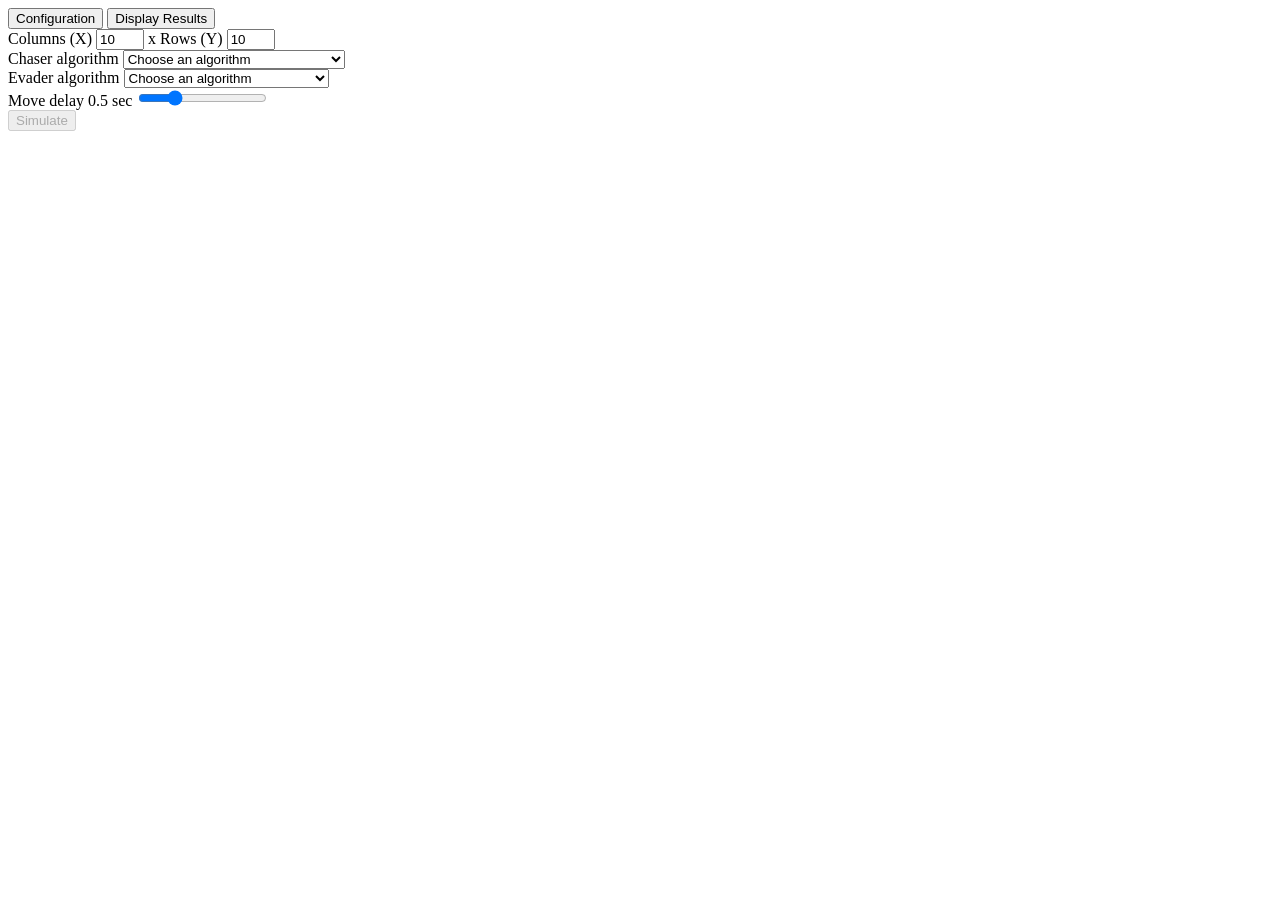
<file: index.html>
<!doctype html>
<html lang="en">

<head>
  <meta charset="utf-8">
  <meta name="viewport" content="width=device-width, initial-scale=1">
  <title>Dynamic Tracking: Chaser vs Evader</title>
</head>

<body>

  <main>
    <div class="navbar">
      <button type="button">Configuration</button>
      <button type="button">Display Results</button>
    </div>

    <section class="configuration-section">
      <div class="parameters">
        <div class="grid-size">
          <label class="grid-size-label" for="grid-columns">
            Columns (X)
            <input id="grid-columns" name="columns" type="number" min="10" max="50" value="10">
          </label>
          <span aria-hidden="true">x</span>
          <label class="grid-size-label" for="grid-rows">
            Rows (Y)
            <input id="grid-rows" name="rows" type="number" min="10" max="50" value="10">
          </label>
        </div>

        <div class="chaser-algorithm">
          <label for="chaser-algorithm">Chaser algorithm</label>
          <select id="chaser-algorithm">
            <option value="">Choose an algorithm</option>
            <option value="bfs">Breadth-First Search (BFS)</option>
            <option value="gbfs">Greedy Best-First Search (GBFS)</option>
            <option value="astar">A* Search (A*)</option>
          </select>
        </div>

        <div class="evader-algorithm">
          <label for="evader-algorithm">Evader algorithm</label>
          <select id="evader-algorithm">
            <option value="">Choose an algorithm</option>
            <option value="rm">Random Movement (RM)</option>
            <option value="mm">Maximize Manhattan (MM)</option>
            <option value="msp">Maximize Shortest-Path (MSP)</option>
          </select>
        </div>

        <div class="move-delay">
          <label for="move-delay">Move delay</label>
          <output id="move-delay-value" for="move-delay">0.5 <span>sec</span></output>
          <input id="move-delay" class="range-input" type="range" min="0" max="2" step="0.1" value="0.5">
        </div>

        <div class="simulate-button">
          <button type="button" disabled>Simulate</button>
        </div>
      </div>
    </section>
  </main>
  <script>
    const moveDelay = document.querySelector("#move-delay");
    const moveDelayValue = document.querySelector("#move-delay-value");

    moveDelay.addEventListener("input", () => {
      moveDelayValue.textContent = `${Number(moveDelay.value).toFixed(1)} sec`;
    });
  </script>
</body>

</html>
</file>
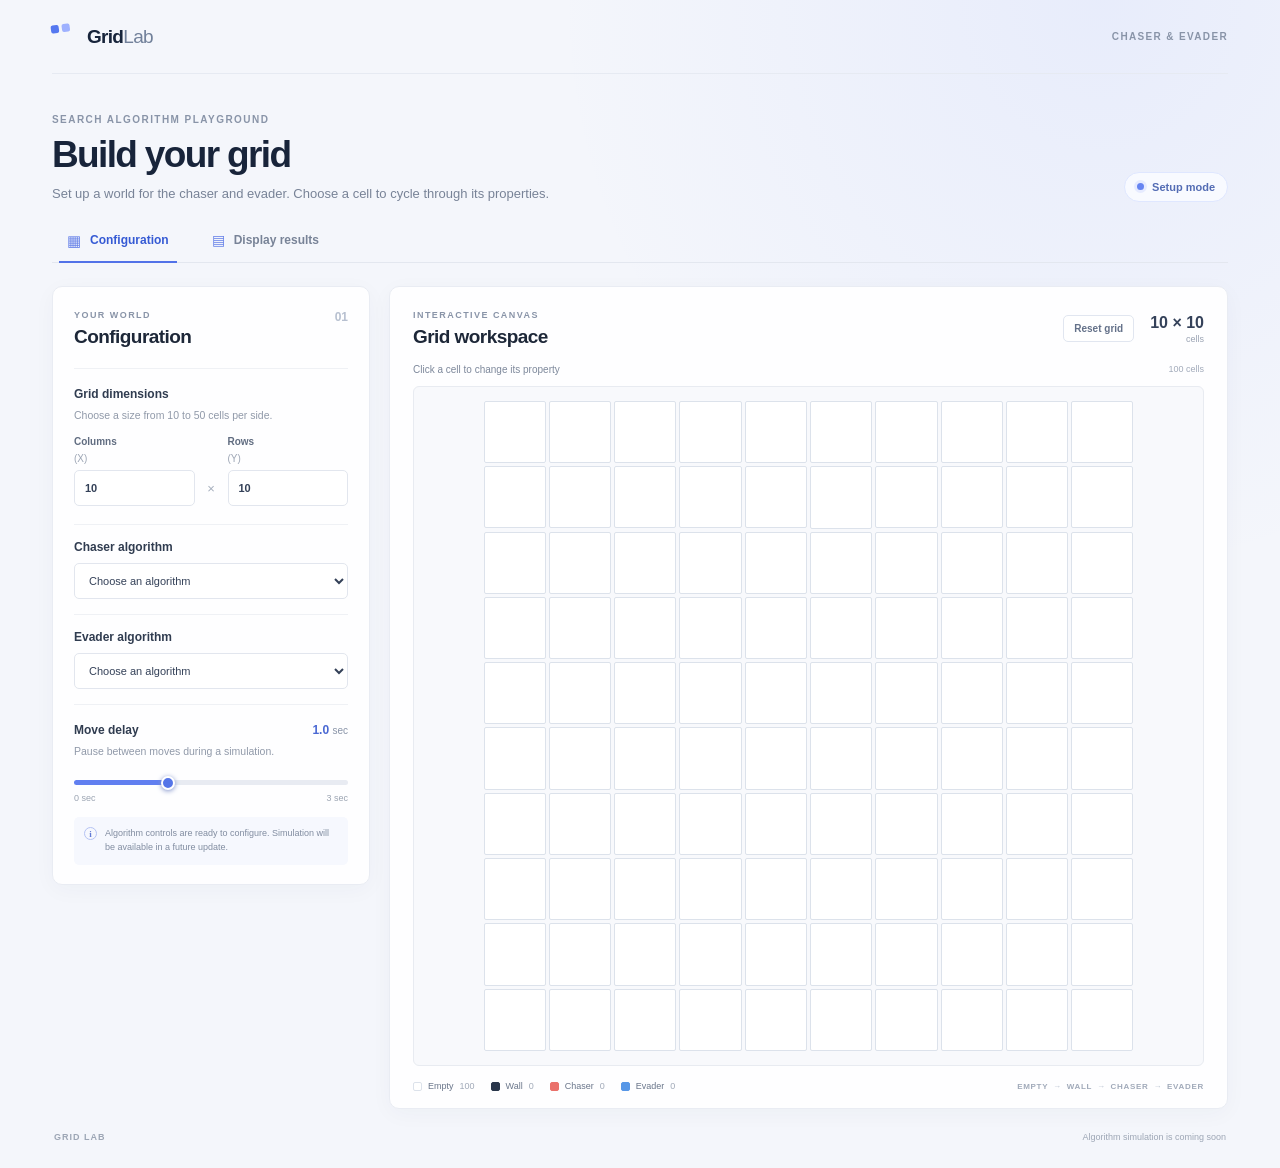
<file: template_index.html>
<!doctype html>
<html lang="en">
  <head>
    <meta charset="utf-8">
    <meta name="viewport" content="width=device-width, initial-scale=1">
    <meta name="theme-color" content="#f4f6fb">
    <title>Chaser &amp; Evader — Grid Lab</title>
    <link rel="stylesheet" href="template_styles.css">
    <script src="template_app.js" defer></script>
  </head>
  <body>
    <div class="app-shell">
      <header class="topbar">
        <a class="brand" href="#" aria-label="Chaser and Evader Grid Lab home">
          <span class="brand-mark" aria-hidden="true"><span></span><span></span></span>
          <span>Grid<span class="brand-light">Lab</span></span>
        </a>
        <span class="project-label">CHASER &amp; EVADER</span>
      </header>

      <main>
        <section class="page-heading" aria-labelledby="page-title">
          <div>
            <p class="eyebrow">SEARCH ALGORITHM PLAYGROUND</p>
            <h1 id="page-title">Build your grid</h1>
            <p class="page-description">Set up a world for the chaser and evader. Choose a cell to cycle through its properties.</p>
          </div>
          <div class="setup-badge"><span aria-hidden="true"></span> Setup mode</div>
        </section>

        <div class="tab-list" role="tablist" aria-label="Workspace">
          <button class="tab-button is-active" id="configuration-tab" type="button" role="tab"
            aria-selected="true" aria-controls="configuration-panel" tabindex="0">
            <span class="tab-icon" aria-hidden="true">▦</span> Configuration
          </button>
          <button class="tab-button" id="results-tab" type="button" role="tab"
            aria-selected="false" aria-controls="results-panel" tabindex="-1">
            <span class="tab-icon results-icon" aria-hidden="true">▤</span> Display results
          </button>
        </div>

        <section class="tab-panel" id="configuration-panel" role="tabpanel"
          aria-labelledby="configuration-tab" tabindex="0">
          <div class="workspace-grid">
            <aside class="settings-card card">
              <div class="card-heading">
                <div>
                  <p class="eyebrow">YOUR WORLD</p>
                  <h2>Configuration</h2>
                </div>
                <span class="section-number">01</span>
              </div>

              <div class="control-section">
                <h3 class="control-title">Grid dimensions</h3>
                <p class="control-help">Choose a size from 10 to 50 cells per side.</p>
                <div class="dimension-fields">
                  <label class="field-label" for="grid-columns">
                    Columns <span class="axis-label">(X)</span>
                    <input id="grid-columns" name="columns" type="number" min="10" max="50" step="1" value="10">
                  </label>
                  <span class="dimension-by" aria-hidden="true">×</span>
                  <label class="field-label" for="grid-rows">
                    Rows <span class="axis-label">(Y)</span>
                    <input id="grid-rows" name="rows" type="number" min="10" max="50" step="1" value="10">
                  </label>
                </div>
              </div>

              <div class="control-section">
                <h3 class="control-title">Chaser algorithm</h3>
                <label class="sr-only" for="chaser-algorithm">Choose a chaser algorithm</label>
                <select id="chaser-algorithm">
                  <option value="">Choose an algorithm</option>
                  <option value="bfs">Breadth-First Search (BFS)</option>
                  <option value="gbfs">Greedy Best-First Search (GBFS)</option>
                  <option value="astar">A* Search (A*)</option>
                </select>
              </div>

              <div class="control-section">
                <h3 class="control-title">Evader algorithm</h3>
                <label class="sr-only" for="evader-algorithm">Choose an evader algorithm</label>
                <select id="evader-algorithm">
                  <option value="">Choose an algorithm</option>
                  <option value="random">Random Movement (RM)</option>
                  <option value="manhattan">Maximize Manhattan (MM)</option>
                  <option value="shortest-path">Maximize Shortest-Path (MSP)</option>
                </select>
              </div>

              <div class="control-section delay-section">
                <div class="delay-heading">
                  <label class="control-title" for="move-delay">Move delay</label>
                  <output id="move-delay-value" for="move-delay">1.0 <span>sec</span></output>
                </div>
                <p class="control-help">Pause between moves during a simulation.</p>
                <input id="move-delay" class="range-input" type="range" min="0" max="3" step="0.1" value="1">
                <div class="range-limits"><span>0 sec</span><span>3 sec</span></div>
              </div>

              <p class="setup-note"><span aria-hidden="true">i</span> Algorithm controls are ready to configure. Simulation will be available in a future update.</p>
            </aside>

            <section class="grid-card card" aria-labelledby="grid-title">
              <div class="grid-card-heading">
                <div>
                  <p class="eyebrow">INTERACTIVE CANVAS</p>
                  <h2 id="grid-title">Grid workspace</h2>
                </div>
                <div class="grid-header-actions">
                  <button id="reset-grid" class="reset-grid-button" type="button">Reset grid</button>
                  <span class="grid-size"><span id="grid-size">10 × 10</span><span class="grid-size-caption">cells</span></span>
                </div>
              </div>
              <div class="grid-meta">
                <p>Click a cell to change its property</p>
                <span id="cell-count">100 cells</span>
              </div>
              <div class="grid-viewport">
                <div id="grid" class="grid" role="group" aria-label="Editable grid. Click a cell to cycle its property."></div>
              </div>
              <div class="grid-footer">
                <div class="legend" aria-label="Cell property legend">
                  <span class="legend-item"><span class="legend-swatch empty-swatch"></span>Empty <b id="empty-count">100</b></span>
                  <span class="legend-item"><span class="legend-swatch wall-swatch"></span>Wall <b id="wall-count">0</b></span>
                  <span class="legend-item"><span class="legend-swatch chaser-swatch"></span>Chaser <b id="chaser-count">0</b></span>
                  <span class="legend-item"><span class="legend-swatch evader-swatch"></span>Evader <b id="evader-count">0</b></span>
                </div>
                <p class="cycle-hint">EMPTY <span aria-hidden="true">→</span> WALL <span aria-hidden="true">→</span> CHASER <span aria-hidden="true">→</span> EVADER</p>
              </div>
              <p id="grid-status" class="sr-only" aria-live="polite"></p>
            </section>
          </div>
        </section>

        <section class="tab-panel results-panel" id="results-panel" role="tabpanel"
          aria-labelledby="results-tab" tabindex="0" hidden>
          <div class="results-card card">
            <div class="results-heading">
              <div>
                <p class="eyebrow">SIMULATION SUMMARY</p>
                <h2>Display results</h2>
                <p class="page-description">Performance metrics for the most recent simulation.</p>
              </div>
              <span class="section-number">02</span>
            </div>
            <div class="empty-state">
              <div class="empty-state-icon" aria-hidden="true">
                <span></span><span></span><span></span><span></span>
              </div>
              <h3>No results yet</h3>
              <p>Simulation algorithms have not been implemented. Results will appear here once a simulation is available.</p>
            </div>
            <div class="table-wrap">
              <table>
                <caption>Results from the most recent simulation</caption>
                <thead>
                  <tr><th scope="col">Metric</th><th scope="col">Value</th></tr>
                </thead>
                <tbody>
                  <tr><th scope="row">Chaser computation time</th><td>—</td></tr>
                  <tr><th scope="row">Evader computation time</th><td>—</td></tr>
                  <tr><th scope="row">Chaser cells expanded</th><td>—</td></tr>
                  <tr><th scope="row">Evader cells expanded</th><td>—</td></tr>
                  <tr><th scope="row">Chaser moves</th><td>—</td></tr>
                  <tr><th scope="row">Evader moves</th><td>—</td></tr>
                  <tr><th scope="row">Total turns</th><td>—</td></tr>
                </tbody>
              </table>
            </div>
          </div>
        </section>
      </main>

      <footer class="app-footer"><span>GRID LAB</span><span>Algorithm simulation is coming soon</span></footer>
    </div>
  </body>
</html>
</file>
<file: template_styles.css>
:root {
  color-scheme: light;
  font-family: "DM Sans", "Segoe UI", sans-serif;
  color: #1d2738;
  background: #f4f6fb;
  font-synthesis: none;
  text-rendering: optimizeLegibility;
  --ink: #1d2738;
  --muted: #788397;
  --line: #e8ebf2;
  --blue: #4268e8;
  --navy: #17243b;
}

* { box-sizing: border-box; }

body {
  min-width: 320px;
  min-height: 100vh;
  margin: 0;
  background:
    radial-gradient(ellipse at 86% 0%, rgba(108, 139, 255, 0.09), transparent 34rem),
    #f4f6fb;
}

button, input, select { font: inherit; }
button { cursor: pointer; }

.app-shell { width: min(1420px, 100%); margin: 0 auto; padding: 0 52px; }
.topbar { height: 74px; display: flex; align-items: center; justify-content: space-between; border-bottom: 1px solid #e6eaf2; }
.brand { display: inline-flex; align-items: center; gap: 10px; color: var(--navy); font: 700 19px "Space Grotesk", sans-serif; text-decoration: none; letter-spacing: -0.7px; }
.brand-light { color: #71809a; font-weight: 500; }
.brand-mark { width: 25px; height: 25px; display: grid; grid-template-columns: repeat(2, 8px); grid-template-rows: repeat(2, 8px); gap: 3px; transform: rotate(-8deg); }
.brand-mark span { border-radius: 2px; background: #5578f0; }
.brand-mark span:nth-child(2) { background: #9eb1ff; }
.brand-mark span:nth-child(3) { background: #263d75; }
.brand-mark span:nth-child(4) { background: #7291ff; }
.project-label, .eyebrow { color: #8994a8; font-size: 10px; font-weight: 700; letter-spacing: 1.45px; }
.project-label { letter-spacing: 1.35px; }
main { padding-top: 40px; }
.page-heading { display: flex; align-items: flex-end; justify-content: space-between; gap: 24px; margin-bottom: 28px; }
.eyebrow { margin: 0 0 9px; }
h1, h2, h3, p { margin-top: 0; }
h1, h2, h3 { font-family: "Space Grotesk", "Segoe UI", sans-serif; }
h1 { margin-bottom: 8px; color: #18243a; font-size: clamp(29px, 3vw, 37px); letter-spacing: -1.65px; line-height: 1.12; }
h2 { margin: 0; color: var(--ink); font-size: 19px; letter-spacing: -0.55px; }
.page-description { max-width: 660px; margin: 0; color: var(--muted); font-size: 13px; line-height: 1.65; }
.setup-badge { display: inline-flex; flex: 0 0 auto; align-items: center; gap: 8px; margin-bottom: 3px; padding: 8px 12px; border: 1px solid #dfe7ff; border-radius: 20px; background: #f8faff; color: #536cb4; font-size: 11px; font-weight: 600; }
.setup-badge span { width: 7px; height: 7px; border-radius: 50%; background: #6684f1; box-shadow: 0 0 0 3px #e6ebff; }

.tab-list { display: flex; gap: 27px; padding-left: 7px; border-bottom: 1px solid #e3e7ef; }
.tab-button { position: relative; display: inline-flex; align-items: center; gap: 9px; padding: 0 8px 14px; border: 0; background: transparent; color: #788397; font-size: 12px; font-weight: 600; }
.tab-button::after { position: absolute; right: 0; bottom: -1px; left: 0; height: 2px; background: transparent; content: ""; }
.tab-button.is-active { color: #355ad4; }
.tab-button.is-active::after { background: #5272e8; }
.tab-button:focus-visible { outline: 2px solid #6b88f0; outline-offset: -2px; border-radius: 4px; }
.tab-icon { color: #6580e8; font-size: 15px; line-height: 1; }
.results-icon { font-size: 14px; }

.tab-panel { padding-top: 23px; }
.workspace-grid { display: grid; grid-template-columns: minmax(265px, 318px) minmax(0, 1fr); align-items: start; gap: 19px; }
.card { border: 1px solid #e9ecf3; border-radius: 10px; background: rgba(255, 255, 255, 0.94); box-shadow: 0 5px 22px rgba(34, 52, 94, 0.035); }
.settings-card { padding: 23px 21px 19px; }
.card-heading, .grid-card-heading, .results-heading { display: flex; align-items: flex-start; justify-content: space-between; gap: 12px; }
.card-heading { padding-bottom: 20px; border-bottom: 1px solid #eff1f5; }
.card-heading .eyebrow, .grid-card-heading .eyebrow, .results-heading .eyebrow { margin-bottom: 6px; font-size: 9px; }
.section-number { color: #b7c0d0; font: 600 12px "Space Grotesk", sans-serif; }
.control-section { padding: 18px 0; border-bottom: 1px solid #eff1f5; }
.control-title { display: block; margin: 0 0 7px; color: #303c50; font-size: 12px; font-weight: 700; }
.control-help { margin: 0 0 12px; color: #9099a9; font-size: 10.5px; line-height: 1.5; }
.dimension-fields { display: grid; grid-template-columns: 1fr 15px 1fr; align-items: end; gap: 9px; }
.field-label { display: grid; gap: 6px; color: #606c80; font-size: 10px; font-weight: 600; }
.axis-label { color: #9ca5b4; font-weight: 500; }
.dimension-by { padding-bottom: 10px; color: #a4adbc; text-align: center; font-size: 13px; }
.dimension-fields input, select { width: 100%; height: 36px; border: 1px solid #e2e6ee; border-radius: 5px; outline: none; background: #fff; color: #344158; font-size: 11px; }
.dimension-fields input { padding: 0 10px; font-weight: 600; }
select { padding: 0 30px 0 10px; }
.dimension-fields input:focus, select:focus { border-color: #8398ef; box-shadow: 0 0 0 3px rgba(85, 117, 231, 0.11); }
select:invalid { color: #858fa1; }
.control-section:has(select) { padding-top: 15px; padding-bottom: 15px; }
.control-section:has(select) .control-title { margin-bottom: 9px; }
.delay-section { padding-bottom: 14px; border-bottom: 0; }
.delay-heading { display: flex; align-items: center; justify-content: space-between; }
.delay-heading .control-title { margin-bottom: 0; }
.delay-heading output { color: #4a68d3; font: 700 12px "Space Grotesk", sans-serif; }
.delay-heading output span { color: #8994a8; font: 500 10px "DM Sans", sans-serif; }
.delay-section .control-help { margin-top: 7px; margin-bottom: 12px; }
.range-input { width: 100%; height: 5px; margin: 3px 0 8px; appearance: none; border-radius: 5px; background: linear-gradient(90deg, #617ff0 0%, #617ff0 33.333%, #e8ebf2 33.333%); outline: none; }
.range-input::-webkit-slider-thumb { width: 14px; height: 14px; appearance: none; border: 2px solid #fff; border-radius: 50%; background: #5575e8; box-shadow: 0 1px 5px #7f91c9; }
.range-input::-moz-range-thumb { width: 11px; height: 11px; border: 2px solid #fff; border-radius: 50%; background: #5575e8; box-shadow: 0 1px 5px #7f91c9; }
.range-input:focus-visible { box-shadow: 0 0 0 3px rgba(85, 117, 231, 0.17); }
.range-limits { display: flex; justify-content: space-between; color: #9ba4b2; font-size: 9px; }
.setup-note { display: flex; gap: 8px; margin: 0; padding: 10px; border-radius: 5px; background: #f6f8fe; color: #818ca0; font-size: 9px; line-height: 1.55; }
.setup-note > span { display: inline-flex; flex: 0 0 13px; align-items: center; justify-content: center; width: 13px; height: 13px; border: 1px solid #b5c3f4; border-radius: 50%; color: #627bd5; font: 700 9px Georgia, serif; }

.grid-card { min-width: 0; padding: 23px 23px 17px; }
.grid-card-heading { align-items: center; padding-bottom: 16px; }
.grid-header-actions { display: flex; align-items: center; gap: 16px; }
.reset-grid-button { padding: 7px 10px; border: 1px solid #e1e6f0; border-radius: 5px; background: #fff; color: #647189; font-size: 10px; font-weight: 600; transition: background-color 100ms ease, border-color 100ms ease, color 100ms ease; }
.reset-grid-button:hover { border-color: #cbd5eb; background: #f7f9fd; color: #3d5fcf; }
.reset-grid-button:focus-visible { outline: 2px solid #6b88f0; outline-offset: 2px; }
.grid-size { display: flex; flex-direction: column; align-items: flex-end; color: #35425a; font: 700 16px "Space Grotesk", sans-serif; white-space: nowrap; }
.grid-size-caption { margin-top: 2px; color: #9aa3b3; font: 500 9px "DM Sans", sans-serif; }
.grid-meta { display: flex; align-items: center; justify-content: space-between; gap: 12px; margin-bottom: 11px; color: #7d889b; font-size: 10px; }
.grid-meta p { margin: 0; }
#cell-count { color: #a1aaba; font-size: 9px; white-space: nowrap; }
.grid-viewport { display: flex; justify-content: center; overflow: auto; padding: 14px; border: 1px solid #e8ebf1; border-radius: 6px; background-color: #f8f9fc; background-image: radial-gradient(#dce2ed 0.7px, transparent 0.7px); background-size: 12px 12px; }
.grid { display: grid; width: min(100%, 650px); gap: 3px; flex: 0 0 auto; }
.cell { display: grid; min-width: 0; aspect-ratio: 1; place-items: center; padding: 0; overflow: hidden; border: 1px solid #dce2eb; border-radius: 2px; background: #fff; color: transparent; font: 700 clamp(6px, 1.1vw, 10px) "Space Grotesk", sans-serif; transition: background-color 100ms ease, border-color 100ms ease, transform 100ms ease; }
.cell:hover { z-index: 1; transform: scale(1.13); border-color: #8598dc; }
.cell:focus-visible { z-index: 2; outline: 2px solid #4569e7; outline-offset: 1px; }
.cell-wall { border-color: #263247; background: #29364b; color: #f8f9fc; }
.cell-chaser { border-color: #db5e58; background: #ea716b; color: #fff; }
.cell-evader { border-color: #4686d6; background: #5797e7; color: #fff; }
.grid-footer { display: flex; flex-wrap: wrap; align-items: center; justify-content: space-between; gap: 12px; padding-top: 15px; }
.legend { display: flex; flex-wrap: wrap; gap: 12px 16px; }
.legend-item { display: inline-flex; align-items: center; gap: 6px; color: #69758a; font-size: 9px; }
.legend-item b { color: #a0a9b8; font-size: 9px; font-weight: 500; }
.legend-swatch { width: 9px; height: 9px; border: 1px solid #dce2eb; border-radius: 2px; background: #fff; }
.wall-swatch { border-color: #29364b; background: #29364b; }
.chaser-swatch { border-color: #ea716b; background: #ea716b; }
.evader-swatch { border-color: #5797e7; background: #5797e7; }
.cycle-hint { margin: 0 0 0 auto; color: #a1aaba; font-size: 8px; font-weight: 600; letter-spacing: 0.7px; white-space: nowrap; }
.cycle-hint span { padding: 0 2px; color: #bac3d1; }

.results-panel { padding-bottom: 28px; }
.results-card { padding: 26px; }
.results-heading { align-items: flex-start; margin-bottom: 22px; }
.results-heading .page-description { margin-top: 7px; }
.empty-state { display: flex; flex-direction: column; align-items: center; padding: 27px 16px 25px; border: 1px dashed #dfe4ee; border-radius: 7px 7px 0 0; background: #fafbfe; text-align: center; }
.empty-state-icon { display: grid; grid-template-columns: repeat(2, 12px); grid-template-rows: repeat(2, 12px); gap: 3px; margin-bottom: 12px; padding: 4px; border: 1px solid #e3e8f4; border-radius: 5px; background: #fff; }
.empty-state-icon span { border-radius: 2px; background: #dce4fb; }
.empty-state-icon span:nth-child(2) { background: #bac9f5; }
.empty-state-icon span:nth-child(3) { background: #e9edf7; }
.empty-state-icon span:nth-child(4) { background: #d3ddf8; }
.empty-state h3 { margin-bottom: 5px; color: #354158; font-size: 14px; }
.empty-state p { max-width: 410px; margin: 0; color: #8792a4; font-size: 11px; line-height: 1.6; }
.table-wrap { overflow-x: auto; border: 1px solid #e8ebf1; border-top: 0; border-radius: 0 0 7px 7px; }
table { width: 100%; border-collapse: collapse; text-align: left; }
caption { position: absolute; width: 1px; height: 1px; overflow: hidden; clip: rect(0, 0, 0, 0); white-space: nowrap; }
thead { background: #f7f8fb; }
th, td { padding: 11px 15px; border-bottom: 1px solid #edf0f5; color: #657187; font-size: 11px; }
thead th { color: #8590a2; font-size: 9px; font-weight: 700; letter-spacing: 0.6px; text-transform: uppercase; }
tbody th { color: #4b586e; font-weight: 500; }
tbody td { width: 22%; color: #a1aaba; }
tbody tr:last-child th, tbody tr:last-child td { border-bottom: 0; }
.app-footer { display: flex; justify-content: space-between; gap: 12px; padding: 23px 2px 26px; color: #9da6b5; font-size: 9px; }
.app-footer span:first-child { font-weight: 700; letter-spacing: 1px; }
.sr-only { position: absolute; width: 1px; height: 1px; padding: 0; overflow: hidden; clip: rect(0, 0, 0, 0); white-space: nowrap; clip-path: inset(50%); }

@media (min-width: 1500px) {
  .app-shell { padding-right: 64px; padding-left: 64px; }
}

@media (max-width: 900px) {
  .app-shell { padding-right: 28px; padding-left: 28px; }
  .workspace-grid { grid-template-columns: minmax(235px, 0.75fr) minmax(0, 1.5fr); gap: 14px; }
  .settings-card { padding-right: 16px; padding-left: 16px; }
  .grid-card { padding-right: 16px; padding-left: 16px; }
  .legend { gap: 10px; }
  .cycle-hint { width: 100%; margin-left: 0; }
}

@media (max-width: 650px) {
  .app-shell { padding-right: 17px; padding-left: 17px; }
  .topbar { height: 62px; }
  .project-label { font-size: 8px; }
  main { padding-top: 29px; }
  .page-heading { align-items: flex-start; }
  .page-heading .page-description { max-width: 390px; }
  .setup-badge { margin-top: 18px; padding: 7px 9px; font-size: 9px; }
  .tab-list { gap: 13px; }
  .tab-button { gap: 6px; padding-right: 5px; padding-left: 5px; font-size: 11px; }
  .workspace-grid { grid-template-columns: 1fr; }
  .settings-card { order: 2; }
  .grid-card { order: 1; }
  .grid { width: min(100%, 520px); }
  .grid-viewport { padding: 9px; }
  .cell { gap: 1px; }
  .grid-footer { align-items: flex-start; }
  .legend { gap: 10px 13px; }
  .results-card { padding: 20px 15px; }
}

@media (max-width: 390px) {
  .page-heading { display: block; }
  .setup-badge { margin-top: 14px; }
  .grid-card { padding: 17px 12px 14px; }
  .grid-viewport { padding: 6px; }
  .grid { gap: 2px; }
  .cell { border-radius: 1px; }
  .legend { gap: 9px; }
}
</file>
